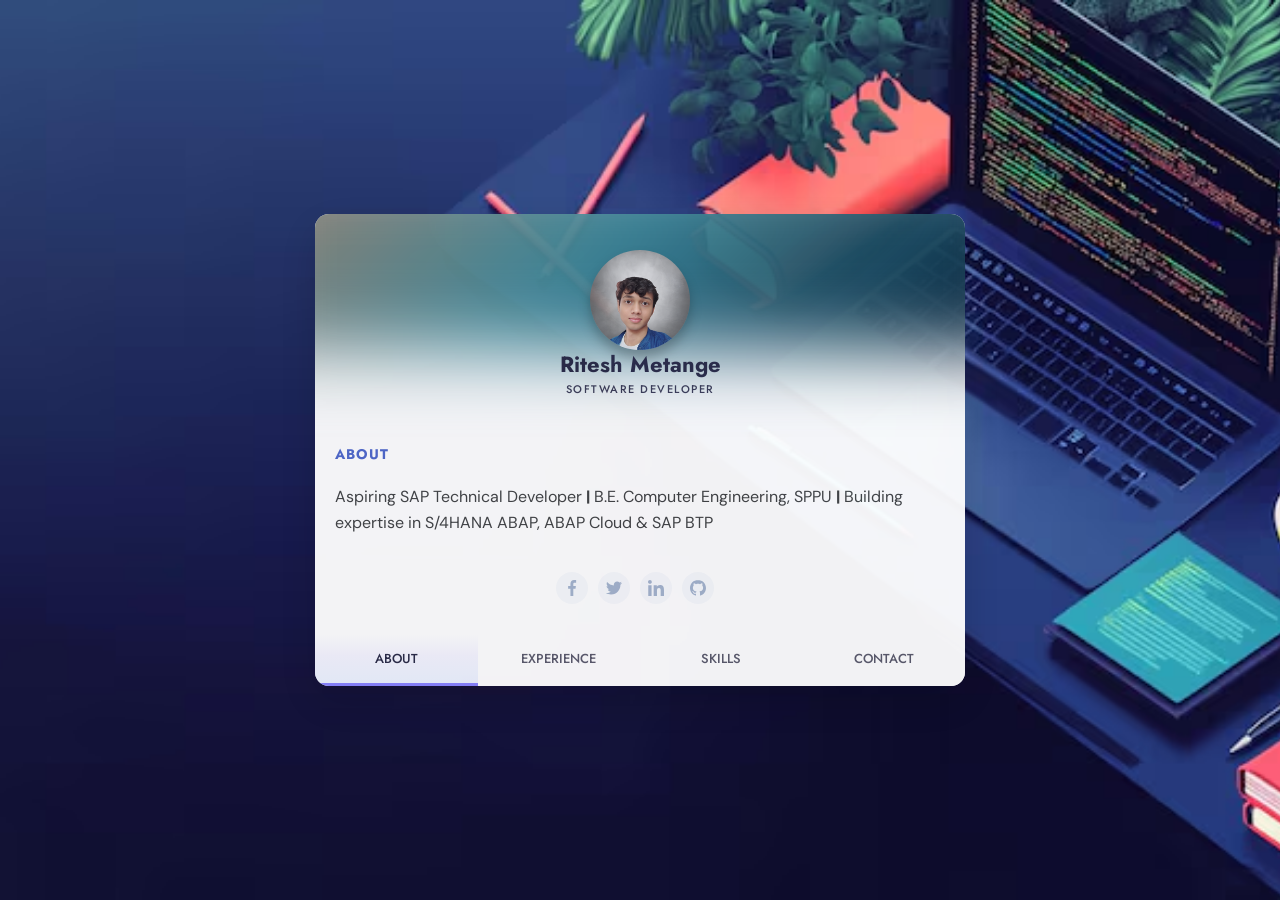
<file: index.html>
<!DOCTYPE html>
<html lang="en">

<head>
  <meta charset="UTF-8">
  <meta name="viewport" content="width=device-width, initial-scale=1.0">
  <title>Ritesh Metange | Portfolio</title>
  <link rel="stylesheet" href="./style.css">
</head>

<body>
  <div class="card" data-state="#about">
    <div class="card-header">
      <div class="card-cover" style="background: linear-gradient(135deg, #a48771 0%, #3d8899 45%, #021a32 100%);"></div>
      <img class="card-avatar" src="sd.png" alt="avatar" />
      <h1 class="card-fullname">Ritesh Metange</h1>
      <h2 class="card-jobtitle">Software Developer</h2>
    </div>

    <div class="card-main">
      <div class="card-section is-active" id="about">
        <div class="card-content">
          <div class="card-subtitle">ABOUT</div>
          <p class="card-desc"> Aspiring SAP Technical Developer <b>|</b> B.E. Computer Engineering, SPPU <b>|</b> Building expertise in S/4HANA ABAP, ABAP Cloud & SAP BTP</p>
        </div>
        <div class="card-social">
          <a href="https://www.facebook.com/ritesh.metange" target="_blank">
            <svg viewBox="0 0 24 24" xmlns="http://www.w3.org/2000/svg">
              <path d="M15.997 3.985h2.191V.169C17.81.117 16.51 0 14.996 0c-3.159 0-5.323 1.987-5.323 5.639V9H6.187v4.266h3.486V24h4.274V13.267h3.345l.531-4.266h-3.877V6.062c.001-1.233.333-2.077 2.051-2.077z" />
            </svg>
          </a>
          <a href="https://twitter.com/riteshmetange" target="_blank">
            <svg xmlns="http://www.w3.org/2000/svg" viewBox="0 0 512 512">
              <path d="M512 97.248c-19.04 8.352-39.328 13.888-60.48 16.576 21.76-12.992 38.368-33.408 46.176-58.016-20.288 12.096-42.688 20.64-66.56 25.408C411.872 60.704 384.416 48 354.464 48c-58.112 0-104.896 47.168-104.896 104.992 0 8.32.704 16.32 2.432 23.936-87.264-4.256-164.48-46.08-216.352-109.792-9.056 15.712-14.368 33.696-14.368 53.056 0 36.352 18.72 68.576 46.624 87.232-16.864-.32-33.408-5.216-47.424-12.928v1.152c0 51.008 36.384 93.376 84.096 103.136-8.544 2.336-17.856 3.456-27.52 3.456-6.72 0-13.504-.384-19.872-1.792 13.6 41.568 52.192 72.128 98.08 73.12-35.712 27.936-81.056 44.768-130.144 44.768-8.608 0-16.864-.384-25.12-1.44C46.496 446.88 101.6 464 161.024 464c193.152 0 298.752-160 298.752-298.688 0-4.64-.16-9.12-.384-13.568 20.832-14.784 38.336-33.248 52.608-54.496z" />
            </svg>
          </a>
          <a href="https://www.linkedin.com/in/ritesh-metange2611" target="_blank">
            <svg viewBox="0 0 24 24" xmlns="http://www.w3.org/2000/svg">
              <path d="M23.994 24v-.001H24v-8.802c0-4.306-.927-7.623-5.961-7.623-2.42 0-4.044 1.328-4.707 2.587h-.07V7.976H8.489v16.023h4.97v-7.934c0-2.089.396-4.109 2.983-4.109 2.549 0 2.587 2.384 2.587 4.243V24zM.396 7.977h4.976V24H.396zM2.882 0C1.291 0 0 1.291 0 2.882s1.291 2.909 2.882 2.909 2.882-1.318 2.882-2.909A2.884 2.884 0 002.882 0z" />
            </svg>
          </a>
          <a href="https://github.com/RiteshMetange" target="_blank">
            <svg viewBox="0 0 24 24" xmlns="http://www.w3.org/2000/svg">
              <path d="M12 0c-6.626 0-12 5.373-12 12 0 5.302 3.438 9.8 8.207 11.387.599.111.793-.261.793-.577v-2.234c-3.338.726-4.041-1.416-4.041-1.416-.546-1.387-1.333-1.756-1.333-1.756-1.089-.745.083-.729.083-.729 1.205.084 1.839 1.237 1.839 1.237 1.07 1.834 2.807 1.304 3.492.997.107-.775.418-1.305.762-1.604-2.665-.305-5.467-1.334-5.467-5.931 0-1.311.469-2.381 1.236-3.221-.124-.303-.535-1.524.117-3.176 0 0 1.008-.322 3.301 1.23.957-.266 1.983-.399 3.003-.404 1.02.005 2.047.138 3.006.404 2.291-1.552 3.297-1.23 3.297-1.23.653 1.653.242 2.874.118 3.176.77.84 1.235 1.911 1.235 3.221 0 4.609-2.807 5.624-5.479 5.921.43.372.823 1.102.823 2.222v3.293c0 .319.192.694.801.576 4.765-1.589 8.199-6.086 8.199-11.386 0-6.627-5.373-12-12-12z" />
            </svg>
          </a>
        </div>
      </div>

      <div class="card-section" id="experience">
        <div class="card-content">
          <div class="card-subtitle">WORK EXPERIENCE</div>
          <div class="card-timeline">
            <div class="card-item" data-year="2021 - 2024">
              <div class="card-item-title">Diploma, Computer Science & Engineering</div>
              <div class="card-item-desc">MIT WPU School Of Polytechnic And Skill Development Pune</div>
            </div>
            <div class="card-item" data-year="2024 - 2027">
              <div class="card-item-title">Bachelor of Engineering (B.E), Computer Science & Engineering</div>
              <div class="card-item-desc">Dr D Y Patil Technical Campus</div>
            </div>
            <div class="card-item" data-year="Jun 23 - Jul 23">
              <div class="card-item-title">Asp.net Development at <span>Thermax B&W Energy Solutions</span></div>
              <div class="card-item-desc">I completed an internship at Thermax B&W Energy Solutions as an ASP .NET
                Developer, where I developed an Employee Management System with database integration.</div>
            </div>
            <div class="card-item" data-year="Nov 24 - Jan 25">
              <div class="card-item-title">Flutter Development at <span>Corizo EdTech, Virtual</span></div>
              <div class="card-item-desc">Developed a Student Attendance Management System to store and manage student
                data using SQLite.</div>
            </div>
            <div class="card-item" data-year="June 24 - Present">
              <div class="card-item-title">Java Development at <span>Anudip Foundation</span></div>
              <div class="card-item-desc">Gaining experience in developing scalable and maintainable Java applications.
              </div>
            <div class="card-item" data-year="June 24 - Present">
              <div class="card-item-title"> S/4Hana ABAP <span> </span></div>
              <div class="card-item-desc">Gaining experience in developing SAP ABAP Applications.
              </div>
            </div>
          </div>
        </div>
      </div>

      <div class="card-section" id="skill">
        <div class="card-content">
          <div class="card-subtitle">SKILLS</div>
          
          <div class="item-title">Programming Languages</div>
          <div class="skills-wrapper">
            <div class="skill-box">
              <div class="circular-progress" style="--percentage: 85%;">
                <span class="progress-value">85%</span>
              </div>
              <span class="skill-text">Java</span>
            </div>
            <div class="skill-box">
              <div class="circular-progress" style="--percentage: 75%;">
                <span class="progress-value">75%</span>
              </div>
              <span class="skill-text">Flutter</span>
            </div>
            <div class="skill-box">
              <div class="circular-progress" style="--percentage: 40%;">
                <span class="progress-value">40%</span>
              </div>
              <span class="skill-text">C#</span>
            </div>
            <div class="skill-box">
              <div class="circular-progress" style="--percentage: 60%;">
                <span class="progress-value">60%</span>
              </div>
              <span class="skill-text">Python</span>
            </div>
            <div class="skill-box">
              <div class="circular-progress" style="--percentage: 90%;">
                <span class="progress-value">90%</span>
              </div>
              <span class="skill-text">Html</span>
            </div>
            <div class="skill-box">
              <div class="circular-progress" style="--percentage: 80%;">
                <span class="progress-value">80%</span>
              </div>
              <span class="skill-text">CSS</span>
            </div>
          </div>

          <div class="item-title">Certificates</div>
          <div class="certificates-wrapper">
            <a href="" class="certificate-box" target="_blank">
              <div class="cert-icon">
                <svg viewBox="0 0 100 100" width="40" height="40">
                  <polygon points="40,10 45,5 50,10 45,15" fill="#E76F51" />
                  <polygon points="20,40 80,40 70,80 30,80" fill="#5382a1" />
                  <polygon points="80,50 90,55 90,65 80,70 80,60" fill="#5382a1" />
                  <polygon points="15,85 85,85 80,95 20,95" fill="#333" />
                </svg>
              </div>
              <div class="cert-info">
                <span class="cert-title">Java Development</span>
                <span class="cert-issuer">Anudip Foundation</span>
              </div>
            </a>
            <a href="" class="certificate-box" target="_blank">
              <div class="cert-icon">
                <svg viewBox="0 0 100 100" width="40" height="40">
                  <polygon points="50,5 75,30 50,55 25,30" fill="#40D1FB" />
                  <polygon points="50,55 75,80 50,105 15,70" fill="#02539A" />
                </svg>
              </div>
              <div class="cert-info">
                <span class="cert-title">Flutter Development</span>
                <span class="cert-issuer">Corizo Edtech</span>
              </div>
            </a>
            <a href="" class="certificate-box" target="_blank">
              <div class="cert-icon">
                <svg viewBox="0 0 100 100" width="40" height="40">
                  <polygon points="50,5 90,25 90,75 50,95 10,75 10,25" fill="#68217A" />
                  <polygon points="45,35 55,35 55,65 45,65" fill="white" />
                  <polygon points="65,35 75,35 75,65 65,65" fill="white" />
                  <polygon points="40,40 80,40 80,45 40,45" fill="white" />
                  <polygon points="40,55 80,55 80,60 40,60" fill="white" />
                </svg>
              </div>
              <div class="cert-info">
                <span class="cert-title">ASP .NET Development</span>
                <span class="cert-issuer">Thermax B&W Energy Solutions</span>
              </div>
            </a>
          </div>

          <div class="item-title">Projects</div>
          <div class="project-wrapper"> 
            
            <div class="project-box">
              <div class="project-header">
                <h3 class="project-title">Hospital Management System</h3>
                <div class="project-links">
                  <a href="https://github.com/RiteshMetange/Hospital-Mangement-System.git" target="_blank" title="View Source">
                    <button class="gitlinks">Visit</button>
                  </a>
                </div>
              </div>
            </div> <div class="project-box">
              <div class="project-header">
                <h3 class="project-title">Flutter Application</h3>
                <div class="project-links">
                  <a href="https://github.com/RiteshMetange/Calcit.git" target="_blank" title="View Source">
                    <button class="gitlinks">Visit</button>
                  </a>
                </div>
              </div>
            </div> <div class="project-box">
              <div class="project-header">
                <h3 class="project-title">ASP.NET Employee Management System</h3>
                <div class="project-links">
                  <a href="https://github.com/RiteshMetange/ASP.NET-Project-Employee-Management.git" target="_blank" title="View Source">
                    <button class="gitlinks">Visit</button>
                  </a>
                </div>
              </div>
            </div> </div> 
            <div class="item-title">Other Activities</div>
          <div class="project-wrapper"> 
            
            <div class="project-box">
              <div class="project-header">
                <h3 class="project-title">Winner - MSBTE State Level Paper Presentation Competition </h3>
                <div class="project-links">
                  <a href="certificattes.html" target="_blank" title="View Certificate">
                    <button class="gitlinks">Certificate</button>
                  </a>
                </div>
              </div>
              <p class="card-desc" style="margin-top: 5px; font-size: 13px;">Developed an AI-based agriculture solution in 24 hours.</p>
            </div>

            <div class="project-box">
              <div class="project-header">
                <h3 class="project-title">Public Speaking</h3>
                <div class="project-links">
                  
                </div>
              </div>
              <p class="card-desc" style="margin-top: 5px; font-size: 13px;">Conducted a hands-on workshop for 50+ college students.</p>
            </div>

            <div class="project-box">
              <div class="project-header">
                <h3 class="project-title">Hackathons</h3>
                <div class="project-links">
                  <a href="certificattes.html" target="_blank" title="View Certificate">
                    <button class="gitlinks">Certificate</button>
                  </a>
                  
                </div>
              </div>
              <p class="card-desc" style="margin-top: 5px; font-size: 13px;">Organized weekly competitive programming contests.</p>
            </div>

          </div>



        </div> </div> <div class="card-section" id="contact">
        <div class="card-content">
          <div class="card-subtitle">CONTACT</div>
          <div class="card-contact-wrapper">
            <div class="card-contact">
              <svg xmlns="http://www.w3.org/2000/svg" viewBox="0 0 24 24" fill="none" stroke="currentColor"
                stroke-width="2" stroke-linecap="round" stroke-linejoin="round">
                <path d="M21 10c0 7-9 13-9 13s-9-6-9-13a9 9 0 0118 0z" />
                <circle cx="12" cy="10" r="3" />
              </svg>
              Pune, India
            </div>
            <div class="card-contact">
              <svg xmlns="http://www.w3.org/2000/svg" viewbox="0 0 24 24" fill="none" stroke="currentColor"
                stroke-width="2" stroke-linecap="round" stroke-linejoin="round">
                <path
                  d="M22 16.92v3a2 2 0 01-2.18 2 19.79 19.79 0 01-8.63-3.07 19.5 19.5 0 01-6-6 19.79 19.79 0 01-3.07-8.67A2 2 0 014.11 2h3a2 2 0 012 1.72 12.84 12.84 0 00.7 2.81 2 2 0 01-.45 2.11L8.09 9.91a16 16 0 006 6l1.27-1.27a2 2 0 012.11-.45 12.84 12.84 0 002.81.7A2 2 0 0122 16.92z" />
              </svg>
              (91) 8668313751
            </div>
            <div class="card-contact">
              <svg xmlns="http://www.w3.org/2000/svg" viewBox="0 0 24 24" fill="none" stroke="currentColor"
                stroke-width="2" stroke-linecap="round" stroke-linejoin="round">
                <path d="M4 4h16c1.1 0 2 .9 2 2v12c0 1.1-.9 2-2 2H4c-1.1 0-2-.9-2-2V6c0-1.1.9-2 2-2z" />
                <path d="M22 6l-10 7L2 6" />
              </svg>
              riteshmetange@gmail.com
            </div>
            <a href="https://mail.google.com/mail/?view=cm&fs=1&to=riteshmetange@gmail.com&su=Hello%20Ritesh%20Metange!"
              target="_blank">
              <button class="contact-me">WORK TOGETHER</button>
            </a>
            <span class="link-note">(opens in Gmail)</span>
          </div>
        </div>
      </div>
    </div> <div class="card-buttons">
      <button data-section="#about" class="is-active">ABOUT</button>
      <button data-section="#experience">EXPERIENCE</button>
      <button data-section="#skill">SKILLS</button>
      <button data-section="#contact">CONTACT</button>
    </div>
  </div> <script src="./script.js"></script>
</body>

</html>
</file>
<file: style.css>
/* ======================================================
   1. IMPORTS & GLOBAL SETTINGS
====================================================== */

@import url("https://fonts.googleapis.com/css?family=DM+Sans:400,500|Jost:400,500,600&display=swap");

* {
  box-sizing: border-box;
  -ms-overflow-style: none;
  scrollbar-width: none;
}

a {
  text-decoration: none;
}

*::-webkit-scrollbar {
  width: 8px;
}

.card::-webkit-scrollbar {
  display: none;
}

body {
   /*new change to stop page reload  */
   overscroll-behavior-y: none;
  color: #2b2c48;
  font-family: "Jost", sans-serif;
  background-image: url('./modern-technology-workspace-with-laptop-computer-desk_1355276-10034.avif');
  background-repeat: no-repeat;
  background-size: cover;
  background-position: center;
  background-attachment: fixed;
  min-height: 100vh;
  display: flex;
  justify-content: center;
  align-items: center;
  padding: 20px;
  margin: 0;
  overflow-x: hidden;
  overflow-y: auto;
}

/* ======================================================
   2. CARD LAYOUT
====================================================== */

.card {
  width: 100%;
  max-width: 420px;
  margin: auto;
  position: relative;
  z-index: 1;
  background-color: white;
  display: flex;
  flex-direction: column;
  border-radius: 14px;

  max-height: 90dvh;
  overflow-y: auto;
  overflow-x: hidden;

  transition: 0.4s;
  box-shadow: 0 15px 40px rgba(0,0,0,0.15);
}

/* ======================================================
   3. RESPONSIVE DESIGN
====================================================== */

@media (min-width: 600px) {
  body {
    padding: 30px;
  }

  .card {
    max-width: 500px;
  }
}

@media (min-width: 900px) {
  body {
    padding: 40px;
  }

  .card {
    max-width: 650px;
    opacity: 0.95;
    /* Increased opacity for better readability */
  }
}

@media (min-width: 1400px) {
  .card {
    max-width: 720px;
  }
}

/* ======================================================
   4. CARD HEADER
====================================================== */

.card-header {
  position: relative;
  display: flex;
  height: 200px;
  width: 100%;
  flex-shrink: 0;
  transition: 0.3s;
}

.card-header * {
  transition: 0.3s;
}

.card-cover {
  width: 100%;
  height: 160px;
  position: absolute;
  top: -20%;
  left: 0;
  background-size: cover;
  background-position: center;
  filter: blur(30px);
  transform: scale(1.2);
}

.card-avatar {
  width: 100px;
  height: 100px;
  border-radius: 50%;
  object-fit: cover;
  object-position: center;
  position: absolute;
  bottom: 0;
  left: 50%;
  transform: translateX(-50%) translateY(-64px);
  box-shadow: 0 8px 12px rgba(0, 0, 0, 0.25);
}

.card-fullname {
  position: absolute;
  bottom: 20px;
  left: 50%;
  transform: translateX(-50%);
  font-size: 22px;
  font-weight: 700;
}

.card-jobtitle {
  position: absolute;
  bottom: 8px;
  left: 50%;
  transform: translateX(-50%);
  font-size: 11px;
  font-weight: 500;
  text-transform: uppercase;
  letter-spacing: 1.5px;
  opacity: 0.9;
}

/* ======================================================
   5. MAIN CONTENT
====================================================== */

.card-main {

  position: relative;
  flex: 1;
  display: flex;
  flex-direction: column;
  padding-top: 10px;
}

.card-content {
  padding: 20px;
}

.card-subtitle {
  font-weight: 700;
  font-size: 14px;
  margin-bottom: 20px;
  color: #516acc;
  letter-spacing: 1px;
}

.card-desc {
  line-height: 1.6;
  color: #434546;
  font-size: 16px;
  font-family: "DM Sans", sans-serif;
}

/* ======================================================
   6. SOCIAL LINKS
====================================================== */

.card-social {
  display: flex;
  justify-content: center;
  align-items: center;
  margin-bottom: 30px;
}

.card-social svg {
  fill: #a5b5ce;
  width: 16px;
  transition: 0.3s;
}

.card-social a {
  height: 32px;
  width: 32px;
  border-radius: 50%;
  display: inline-flex;
  justify-content: center;
  align-items: center;
  background-color: rgba(93, 133, 193, 0.05);
  margin-right: 10px;
  transition: 0.3s;
}

.card-social a:hover {
  background-color: rgba(93, 133, 193, 0.15);
}

.card-social a:hover svg {
  fill: #637faa;
}

/* ======================================================
   7. NAVIGATION BUTTONS
====================================================== */

.card-buttons {
  display: flex;
  margin-top: auto;
  position: sticky;
  bottom: 0;
  background-color: #fff;
  z-index: 10;

  /* Fix mobile gesture bar */
  padding-bottom: env(safe-area-inset-bottom);
}

.card-buttons button {
  flex: 1;
  border: 0;
  background: none;
  font-family: "Jost", sans-serif;
  font-weight: 500;
  font-size: 13px;
  padding: 15px 5px;
  cursor: pointer;
  color: #5c5c6d;
  border-bottom: 3px solid transparent;
  transition: 0.3s;
}

.card-buttons button:hover,
.card-buttons button.is-active {
  color: #2b2c48;
  border-bottom: 3px solid #8a84ff;
  background: linear-gradient(to bottom,
      rgba(127, 199, 231, 0) 0%,
      rgba(207, 204, 255, 0.2) 44%,
      rgba(211, 226, 255, 0.4) 100%);
}

/* ======================================================
   8. SECTION ANIMATION
====================================================== */

.card-section {
  display: none;
  opacity: 0;
}

.card-section.is-active {
  display: block;
  animation: slideIn 0.5s ease-in-out forwards;
}

/* Staggered entrance for items inside the active section */
.card-section.is-active .card-item,
.card-section.is-active .card-social a,
.card-section.is-active .card-contact,
.card-section.is-active .card-subtitle, /* <-- Add this */
.card-section.is-active .card-desc {    /* <-- Add this */
  opacity: 0;
  animation: fadeInUp 0.4s ease-out forwards;
}

/* Delaying each item to create a "wave" effect */
.card-section.is-active .card-item:nth-child(1) {
  animation-delay: 0.1s;
}

.card-section.is-active .card-item:nth-child(2) {
  animation-delay: 0.2s;
}

.card-section.is-active .card-item:nth-child(3) {
  animation-delay: 0.3s;
}

.card-section.is-active .card-item:nth-child(4) {
  animation-delay: 0.4s;
}

.card-section.is-active .card-item:nth-child(5) {
  animation-delay: 0.5s;
}

.card-section.is-active .card-social a:nth-child(1) {
  animation-delay: 0.2s;
}

.card-section.is-active .card-social a:nth-child(2) {
  animation-delay: 0.3s;
}

.card-section.is-active .card-social a:nth-child(3) {
  animation-delay: 0.4s;
}

.card-section.is-active .card-social a:nth-child(4) {
  animation-delay: 0.5s;
}

.card-section.is-active .card-social a:nth-child(5) {
  animation-delay: 0.6s;
}


@keyframes slideIn {
  0% {
    opacity: 0;
    transform: translateX(30px);
  }

  100% {
    opacity: 1;
    transform: translateX(0);
  }
}

@keyframes fadeInUp {
  0% {
    opacity: 0;
    transform: translateY(15px);
  }

  100% {
    opacity: 1;
    transform: translateY(0);
  }
}

/* ======================================================
   9. TIMELINE
====================================================== */

.card-timeline {
  margin-top: 12px;
  position: relative;
  /* Space for labels like "Currently Working" */
  padding-left: 110px;
}

.card-timeline:after {
  background: linear-gradient(to top, rgba(134, 214, 243, 0) 0%, #516accde 100%);
  content: "";
  /* Center line aligned with dots */
  left: 98px;
  width: 2px;
  top: 0;
  height: 100%;
  position: absolute;
}

.card-item {
  position: relative;
  padding-left: 30px;
  padding-right: 10px;
  padding-bottom: 30px;
  z-index: 1;
}

.card-item:last-child {
  padding-bottom: 20px;
}

/* The data-year labels */
.card-item:before {
  content: attr(data-year);
  position: absolute;
  left: -135px;
  top: 1px;
  width: 110px;
  font-size: 11px;
  font-weight: 600;
  color: #363739ce;
  text-align: right;
  text-transform: uppercase;
  line-height: 1.2;
}

/* The timeline dots */
.card-item:after {
  content: "";
  position: absolute;
  top: 0px;
  left: -18px;
  /* Perfectly centered on the vertical line */
  width: 10px;
  height: 10px;
  border: 2px solid #fff;
  border-radius: 50%;
  background: linear-gradient(to bottom, #a0aee3 0%, #516acc 100%);
  box-shadow: 0 0 0 4px rgba(81, 106, 204, 0.1);
}

.card-item-title {
  font-weight: 700;
  font-size: 14px;
  margin-bottom: 4px;
  color: #2b2c48;
}

.card-item-title span {
  color: #516acc;
}

.card-item-desc {
  font-size: 13px;
  color: #6f6f7b;
  line-height: 1.6;
  font-family: "DM Sans", sans-serif;
}


/* ======================================================
   11. SKILLS SECTION
   | languages
   | certifications
   | projects
   | other activities
====================================================== */

.item-title {
  font-weight: 600;
  font-size: 13px;
  color: #2b2c48;
  margin: 20px 0 15px 0;
  text-transform: uppercase;
  letter-spacing: 1px;
}

.skills-wrapper {
  display: flex;
  flex-wrap: wrap; /* <-- THIS IS THE MAGIC LINE */
  justify-content: flex-start;
  gap: 25px;
  margin-bottom: 30px;
}

.skill-box {
  display: flex;
  flex-direction: column;
  align-items: center;
  gap: 10px;
}

/* The magic of the circular progress bar */
.circular-progress {
  position: relative;
  width: 65px;
  height: 65px;
  border-radius: 50%;
  display: flex;
  justify-content: center;
  align-items: center;
  /* --percentage is pulled directly from your HTML inline style! */
  background: conic-gradient(#516acc var(--percentage), #e6e9f0 0deg);
  box-shadow: 0 4px 10px rgba(0, 0, 0, 0.08);
  transition: transform 0.3s ease, box-shadow 0.3s ease;
  cursor: default;
}

.circular-progress:hover {
  transform: translateY(-3px);
  box-shadow: 0 8px 15px rgba(81, 106, 204, 0.2);
}

/* This creates the white inner circle to hollow it out */
.circular-progress::before {
  content: "";
  position: absolute;
  width: 53px;
  height: 53px;
  border-radius: 50%;
  background-color: #fff;
}

.progress-value {
  position: relative;
  font-size: 13px;
  font-weight: 600;
  color: #434546;
  font-family: "DM Sans", sans-serif;
}

.skill-text {
  font-size: 13px;
  font-weight: 500;
  color: #6f6f7b;
  font-family: "DM Sans", sans-serif;
}

/* ======================================================
   11.1 CERTIFICATES SECTION
====================================================== */

.certificates-wrapper {
  display: flex;
  flex-direction: column;
  gap: 15px;
  margin-bottom: 30px;
}

.certificate-box {
  display: flex;
  align-items: center;
  padding: 15px;
  background-color: #f7f9fc; /* Very light grey/blue */
  border: 1px solid #eef1f6;
  border-radius: 10px;
  text-decoration: none; /* Removes the default blue link underline */
  transition: all 0.3s ease;
}

.certificate-box:hover {
  transform: translateY(-3px);
  box-shadow: 0 8px 15px rgba(81, 106, 204, 0.1);
  border-color: #d1d8f0;
  background-color: #fff;
}

.cert-icon {
  flex-shrink: 0;
  width: 42px;
  height: 42px;
  display: flex;
  justify-content: center;
  align-items: center;
  background-color: rgba(81, 106, 204, 0.1);
  border-radius: 8px;
  margin-right: 15px;
}

.cert-icon svg {
  width: 20px;
  height: 20px;
  color: #516acc;
}

.cert-info {
  display: flex;
  flex-direction: column;
}

.cert-title {
  font-weight: 600;
  font-size: 14px;
  color: #2b2c48;
  margin-bottom: 4px;
}

.cert-issuer {
  font-size: 12px;
  color: #6f6f7b;
  font-family: "DM Sans", sans-serif;
}

/* =====================================================
11.2 PROJECTS
 =====================================================*/

.project-wrapper {
  display: flex;
  flex-direction: column;
  gap: 15px;
  margin-bottom: 30px;
}

.project-box {
  background-color: #f7f9fc;
  border: 1px solid #eef1f6;
  border-radius: 12px;
  padding: 18px;
  box-shadow: 0 4px 15px rgba(0, 0, 0, 0.03);
  transition: all 0.3s ease;
}

.project-box:hover {
  transform: translateY(-4px);
  box-shadow: 0 10px 25px rgba(81, 106, 204, 0.12);
  border-color: #d1d8f0;
}

.project-header {
  display: flex;
  justify-content: space-between;
  align-items: center;
  /* Adds a little breathing room below the header if you add a description later */
  margin-bottom: 8px; 
}

.project-title {
  margin: 0;
  font-size: 15px;
  font-weight: 700;
  color: #2b2c48;
}

.project-links a {
  text-decoration: none;
}

/* --- The New Visit Button --- */
.gitlinks {
  background-color: rgba(81, 106, 204, 0.1);
  color: #516acc;
  border: none;
  padding: 6px 16px;
  border-radius: 6px;
  font-family: "DM Sans", sans-serif;
  font-size: 12px;
  font-weight: 600;
  cursor: pointer;
  transition: all 0.3s ease;
  letter-spacing: 0.5px;
}

.gitlinks:hover {
  background-color: #516acc;
  color: #fff;
  transform: translateY(-2px);
  box-shadow: 0 4px 10px rgba(81, 106, 204, 0.25);
}


/* ======================================================
   10. CONTACT SECTION - FIXED BUTTON LINK
====================================================== */

.card-contact-wrapper {
  margin-top: 20px;
}

.card-contact {
  display: flex;
  align-items: center;
  font-size: 14px;
  color: #4b4b50;
  font-family: "DM Sans", sans-serif;
  line-height: 1.6;
  cursor: pointer;
  text-decoration: none;
  /* In case contact info are links */
}

.card-contact:hover {
  color: #1b747f;
}

.card-contact+.card-contact {
  margin-top: 16px;
}

.card-contact svg {
  flex-shrink: 0;
  width: 30px;
  min-height: 34px;
  margin-right: 12px;
  padding-right: 12px;
  border-right: 1px solid #dfe2ec;
  transition: 0.3s;
}

/* Updated .contact-me to handle <a> tag properly */
.contact-me {
  display: flex;
  justify-content: center;
  align-items: center;
  text-decoration: none;

  border: 0;
  outline: none;

  background: linear-gradient(to right,
      rgba(83, 200, 239, 0.8) 0%,
      rgba(81, 106, 204, 0.8) 96%);

  color: #fff !important;

  padding: 12px 16px;
  width: 100%;
  border-radius: 6px;
  margin-top: 25px;

  cursor: pointer;
  font-size: 14px;
  font-weight: 500;
  box-shadow: 0 4px 6px rgba(0, 0, 0, 0.15);

  transition:
    transform 0.25s ease,
    box-shadow 0.25s ease,
    background 0.25s ease;
    font-family: "DM Sans", sans-serif;
   
}

.contact-me:hover {
   font-weight: bold;
   letter-spacing: .8px;
  transform: translateY(-3px);

  box-shadow:
    0 10px 20px rgba(81, 106, 204, 0.35);

  background: linear-gradient(to right,
      rgba(83, 200, 239, 1) 0%,
      rgba(81, 106, 204, 1) 96%);
}

.contact-me:active {
  transform: translateY(-1px);
}


.link-note {
  display: block;
  margin-top: 8px;
  font-size: 11px;
  color: #53535d;
  font-family: "DM Sans", sans-serif;
  text-align: center;
}
</file>
